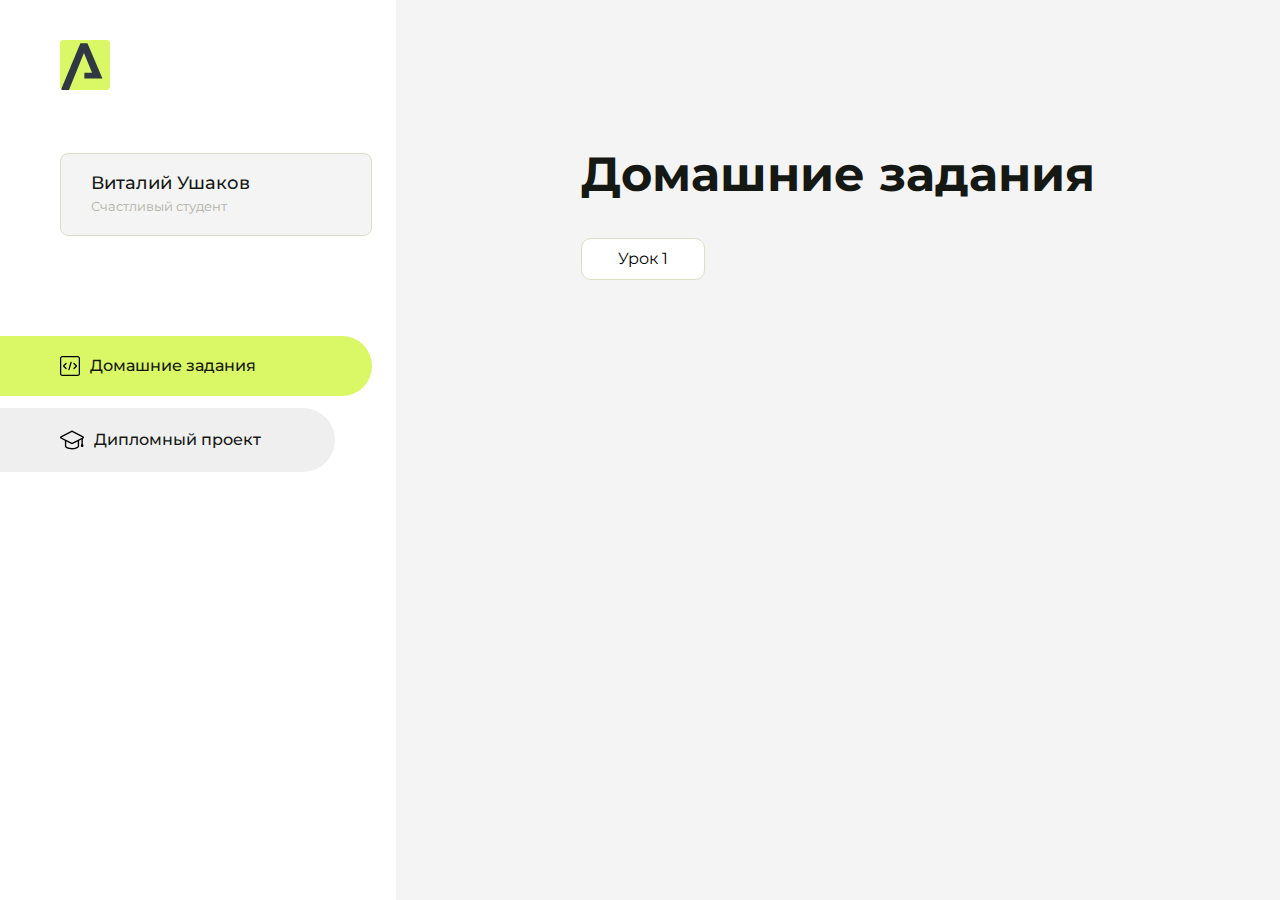
<file: index.html>
<!DOCTYPE html>
<html lang="en">
<head>
    <meta charset="UTF-8">
    <meta name="viewport" content="width=device-width, initial-scale=1.0">
    <title>Домашняя работа</title>
    <link rel="shortcut icon" href="src/logo.ico" type="image/x-icon">
    <link rel="preconnect" href="https://fonts.googleapis.com">
    <link rel="preconnect" href="https://fonts.gstatic.com" crossorigin>
    <link href="https://fonts.googleapis.com/css2?family=Montserrat:wght@400;500;700&family=Rubik:wght@500&display=swap"
          rel="stylesheet">
    <link rel="stylesheet" href="src/style.css">
</head>
<body id="body">
<div class="overlay" id="overlay"></div>
<div class="layout">
    <div class="burger" id="burger">
        <svg viewBox="0 0 24 24" fill="none" xmlns="http://www.w3.org/2000/svg">
            <g id="SVGRepo_bgCarrier" stroke-width="0"></g>
            <g id="SVGRepo_tracerCarrier" stroke-linecap="round" stroke-linejoin="round"></g>
            <g id="SVGRepo_iconCarrier">
                <path d="M4 18L20 18" stroke="#DAF765" stroke-width="2" stroke-linecap="round"></path>
                <path d="M4 12L20 12" stroke="#DAF765" stroke-width="2" stroke-linecap="round"></path>
                <path d="M4 6L20 6" stroke="#DAF765" stroke-width="2" stroke-linecap="round"></path>
            </g>
        </svg>
    </div>
    <aside class="sidebar" id="sidebar">
        <div class="sidebar__inner">
            <div class="logo">
                <svg width="50" height="50" viewBox="0 0 50 50" fill="none" xmlns="http://www.w3.org/2000/svg">
                    <g clip-path="url(#clip0_513_74730)">
                        <path d="M46.17 -0.257004H3.83C1.57281 -0.257004 -0.257 1.57281 -0.257 3.83V46.17C-0.257 48.4272 1.57281 50.257 3.83 50.257H46.17C48.4272 50.257 50.257 48.4272 50.257 46.17V3.83C50.257 1.57281 48.4272 -0.257004 46.17 -0.257004Z"
                              fill="#DAF765"/>
                        <path d="M24.375 38.4H42.461L27.441 3.1585H20.4355C20.4355 3.1585 6.7895 35.881 1.1945 49.294C2.015 50.0275 3.0945 50.257 3.6945 50.257H8.8445L23.954 13.07L32.0465 32.8285H24.375V38.4Z"
                              fill="#323843"/>
                    </g>
                    <defs>
                        <clipPath id="clip0_513_74730">
                            <rect width="50" height="50" fill="white"/>
                        </clipPath>
                    </defs>
                </svg>
            </div>
            <div class="sidebar__user">
                <div class="sidebar__name">Виталий Ушаков</div>
                <div class="sidebar__text">Счастливый студент</div>
            </div>
            <div class="sidebar__tabs">
                <div class="sidebar__item">
                    <button class="sidebar__button active" id="tasks">
                        <svg xmlns="http://www.w3.org/2000/svg" width="20" height="20" viewBox="0 0 20 20" fill="none">
                            <g clip-path="url(#clip0_704_74543)">
                                <path d="M17.7083 20H2.29167C1.0275 20 0 18.9725 0 17.7083V2.29167C0 1.0275 1.0275 0 2.29167 0H17.7083C18.9725 0 20 1.0275 20 2.29167V17.7083C20 18.9725 18.9725 20 17.7083 20ZM2.29167 1.25C1.7175 1.25 1.25 1.7175 1.25 2.29167V17.7083C1.25 18.2825 1.7175 18.75 2.29167 18.75H17.7083C18.2825 18.75 18.75 18.2825 18.75 17.7083V2.29167C18.75 1.7175 18.2825 1.25 17.7083 1.25H2.29167Z"
                                      fill="black"/>
                                <path d="M6.04167 13.125C5.88167 13.125 5.72167 13.0642 5.6 12.9417L3.1 10.4417C2.85583 10.1975 2.85583 9.80167 3.1 9.5575L5.6 7.0575C5.84417 6.81333 6.24 6.81333 6.48417 7.0575C6.72833 7.30167 6.72833 7.6975 6.48417 7.94167L4.42583 10L6.48417 12.0583C6.72833 12.3025 6.72833 12.6983 6.48417 12.9425C6.36167 13.0642 6.20167 13.125 6.04167 13.125Z"
                                      fill="black"/>
                                <path d="M8.95833 14.1667C8.9 14.1667 8.84 14.1583 8.78167 14.1417C8.45083 14.0442 8.26083 13.6967 8.35833 13.3658L10.4417 6.28251C10.5392 5.95084 10.8892 5.76417 11.2175 5.85917C11.5483 5.95667 11.7383 6.30417 11.6408 6.63501L9.5575 13.7183C9.47833 13.9908 9.22833 14.1667 8.95833 14.1667Z"
                                      fill="black"/>
                                <path d="M13.9583 13.125C13.7983 13.125 13.6383 13.0642 13.5167 12.9417C13.2725 12.6975 13.2725 12.3017 13.5167 12.0575L15.575 9.99916L13.5167 7.94083C13.2725 7.69666 13.2725 7.30083 13.5167 7.05666C13.7608 6.81249 14.1567 6.81249 14.4008 7.05666L16.9008 9.55666C17.145 9.80083 17.145 10.1967 16.9008 10.4408L14.4008 12.9408C14.2783 13.0642 14.1183 13.125 13.9583 13.125Z"
                                      fill="black"/>
                            </g>
                            <defs>
                                <clipPath id="clip0_704_74543">
                                    <rect width="20" height="20" fill="white"/>
                                </clipPath>
                            </defs>
                        </svg>
                        <span>Домашние задания</span></button>
                </div>
                <div class="sidebar__item">
                    <button class="sidebar__button" id="diplom">
                        <svg xmlns="http://www.w3.org/2000/svg" width="24" height="24" viewBox="0 0 24 24" fill="none">
                            <g clip-path="url(#clip0_704_74553)">
                                <path d="M23.2628 10.5971C23.7176 10.365 24 9.90375 24 9.39337C24 8.883 23.7176 8.42175 23.2628 8.18962L12.6135 2.75362C12.2291 2.55824 11.7705 2.55787 11.3854 2.75399L0.736875 8.19C0.282375 8.42175 0 8.883 0 9.39337C0 9.90375 0.282375 10.365 0.736875 10.5971L4.89038 12.7177V18.2074C4.89038 19.8154 8.412 21.393 12 21.393C15.5884 21.393 19.1096 19.815 19.1096 18.2074V12.7174L21.4609 11.517V15.8017L20.901 17.2305C20.7409 17.6389 20.7934 18.0994 21.0405 18.4616C21.2876 18.8246 21.6979 19.041 22.1366 19.041C22.5754 19.041 22.9852 18.8246 23.2324 18.462C23.4795 18.099 23.532 17.6385 23.3719 17.2301L22.8124 15.8021V10.827L23.2628 10.5971ZM17.7623 18.1721C17.6198 18.6375 15.3491 20.0419 12 20.0419C8.65088 20.0419 6.38025 18.6375 6.2415 18.2074V12.3037L6.23887 12.3019C6.23812 12.057 6.1065 11.8207 5.87325 11.7019L1.3515 9.39337L12 3.95737L22.6489 9.39337L12 14.8294L5.87325 11.7019C5.54063 11.5331 4.6695 11.6674 4.5 12C4.33012 12.3322 4.55813 12.5479 4.89038 12.7177L11.3857 16.0331C11.5781 16.1314 11.7889 16.1805 12 16.1805C12.2107 16.1805 12.4222 16.1314 12.6146 16.0331L17.7593 13.407L17.7623 18.1721Z"
                                      fill="black"/>
                            </g>
                            <defs>
                                <clipPath id="clip0_704_74553">
                                    <rect width="24" height="24" fill="white"/>
                                </clipPath>
                            </defs>
                        </svg>
                        <span>Дипломный проект</span></button>
                </div>
            </div>
        </div>

    </aside>
    <div class="content">
        <div class="container">
            <div class="content__block" id="tasksBlock">
                <div class="content__title">Домашние задания</div>
                <ul class="content__list">
                    <li class="content__list-item">
                        <a href="lesson1/index.html">Урок 1</a>
                    </li>
                </ul>
            </div>
            <div class="content__block hidden" id="diplomBlock">
                <div class="content__title">Дипломный проект</div>
                <div class="content__list-diplom">
                    <a href="ПАПКА-С-НОМЕРОМ-УРОКА">Ссылка на ДЗ</a>
                </div>
                <div class="content__decor">
                    <div class="content__decor-text">Давай проверим, чему ты научился!</div>
                    <div class="content__decor-img">
                        <img src="src/decor.png" alt="decor">
                    </div>
                </div>
            </div>
        </div>
    </div>
</div>
<script src="src/index.js"></script>
</body>
</html>
</file>
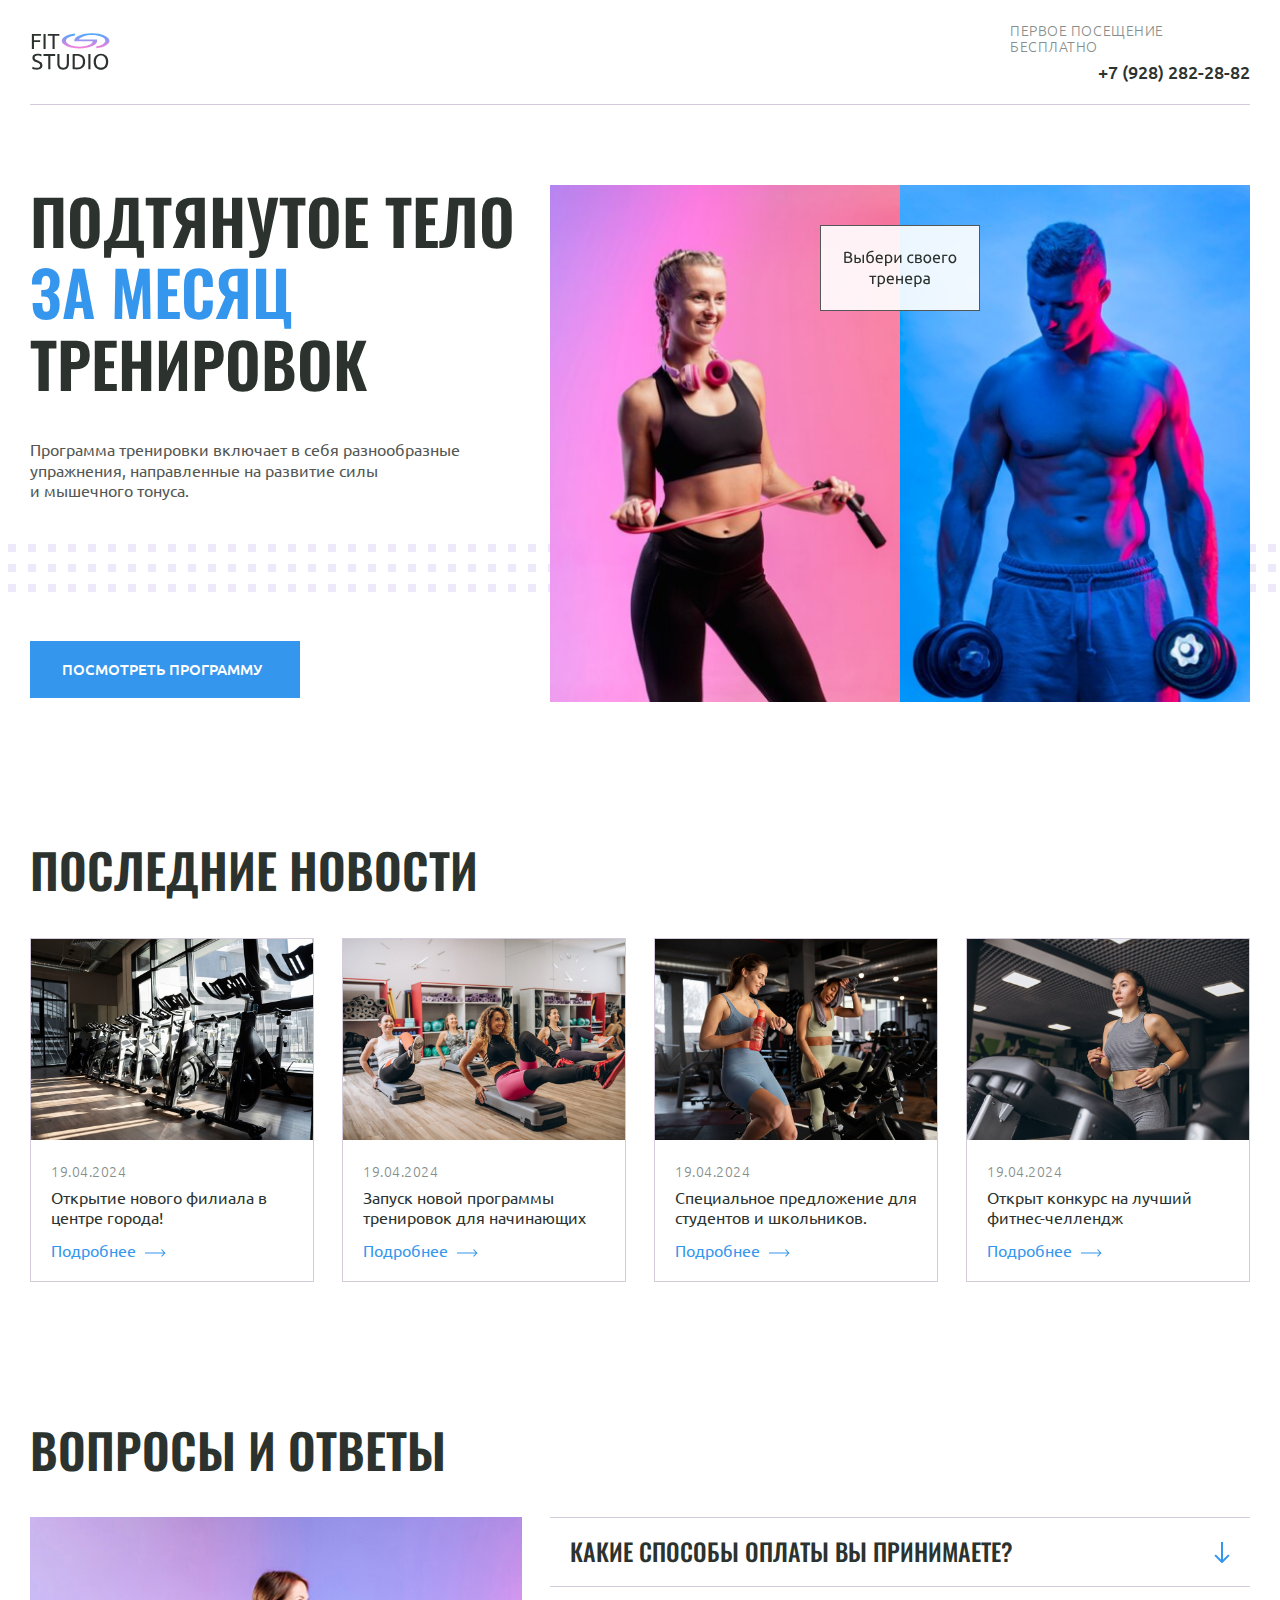
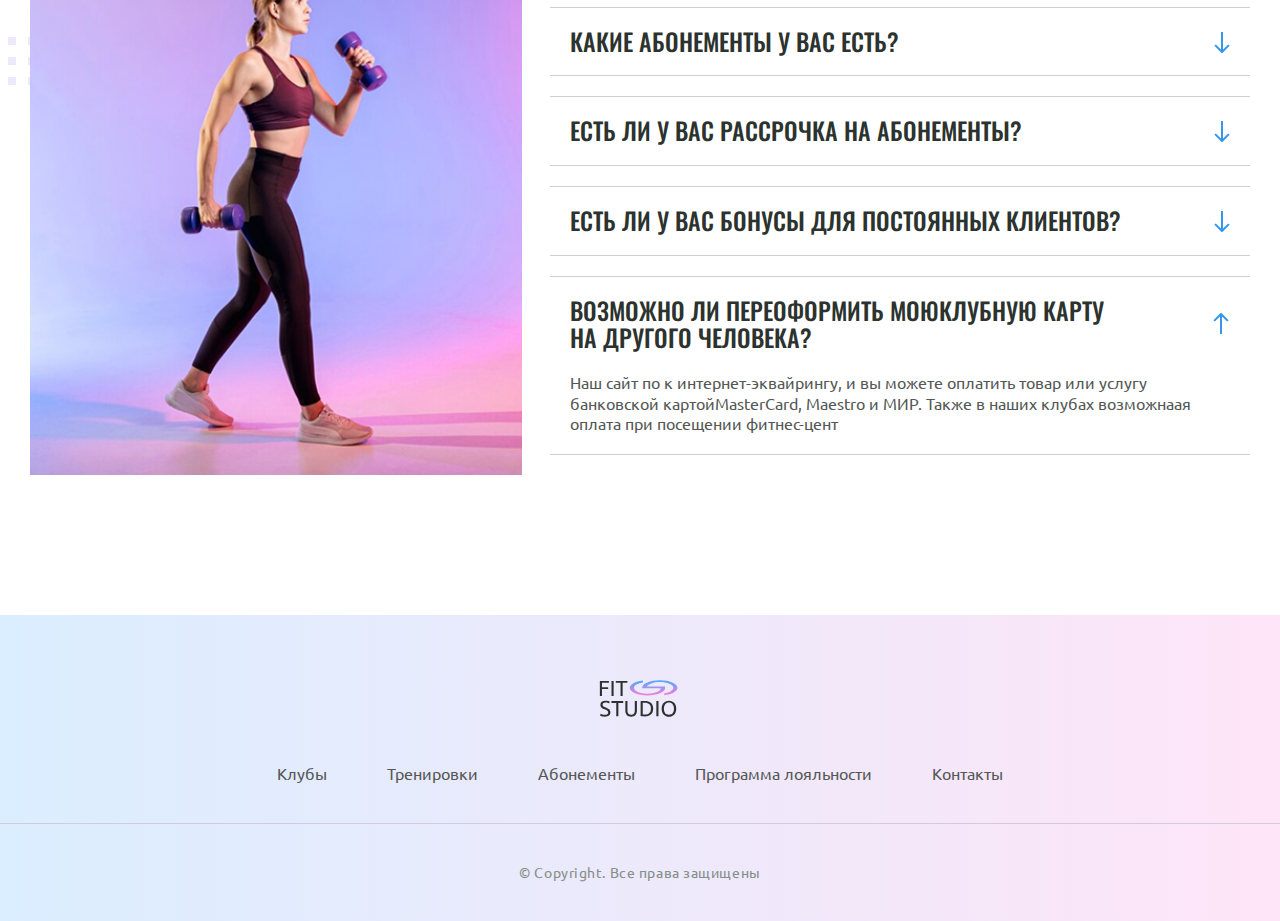
<file: st/index.html>
<!doctype html>
<html lang="en">
  <head>
    <meta charset="UTF-8" />
    <meta name="viewport" content="width=device-width, initial-scale=1.0" />
    <link rel="stylesheet" href="./css/normalize.css" />
    <link rel="stylesheet" href="./css/fonts.css" />
    <link rel="stylesheet" href="./css/globlas.css" />
    <link rel="stylesheet" href="./css/header.css" />
    <link rel="stylesheet" href="./css/footer.css" />
    <link rel="stylesheet" href="./css/index.css" />
    <link
      rel="icon"
      type="image/svg+xml"
      sizes="128x128"
      href="./content/favicon-icon.svg"
    />
    <title>Главная</title>
  </head>
  <body>
    <!-- -----------------header----------------- -->
    <header class="header">
      <div class="container-header">
        <div class="logo-header">
          <img src="./content/logo.svg" alt="Логотип" />
        </div>
        <div class="contacts">
          <p class="p-header">Первое посещение бесплатно</p>
          <a href="tel" class="tel-header">+7 (928) 282-28-82</a>
        </div>
      </div>
    </header>
    <!-- ------------------------section 1--------------------- -->
    <section class="hero section">
      <div class="hero-container">
        <div class="left-section">
          <h1 class="section-title">
            Подтянутое тело<span style="color: rgba(53, 150, 237, 1)"> за месяц</span>
            тренировок
          </h1>
          <p class="section-text">
            Программа тренировки включает в себя разнообразные упражнения,
            направленные на развитие силы и&nbsp;мышечного&nbsp;тонуса.
          </p>
          <a href="#" class="button">Посмотреть программу</a>
        </div>
        <div class="right-section">
          <img src="./content/img/girl.png" alt="" />
          <img src="./content/img/man.png" alt="" />
        </div>
      </div>
    </section>
    <!-- ---------------------section 2--------------------- -->
    <!-- --------------------Карточка 1---------------- -->
    <section class="news-section">
      <div class="new-section-container">
        <h2 class="section-title-h2 mg">Последние новости</h2>
        <div class="news-container">
          <article class="card">
            <header class="header-card">
              <img
                src="./content/img/card-1.jpg"
                alt="Велодорожки в спортивном зале"
                width="284"
                height="203"
                class="img-news"
              />
            </header>
            <div class="news-info">
              <time datetime="2024.04.19" class="time">19.04.2024</time>
              <h3 class="news-info-title">
                Открытие нового филиала в центре города!
              </h3>
            </div>
            <footer class="footer-card">
              <a href="article.html" class="link-footer-card">Подробнее</a>
            </footer>
          </article>
          <!-- --------------------------Карточка 2--------------------------- -->
          <article class="card">
            <header class="header-card">
              <img
                src="./content/img/card-2.jpg"
                alt="Велодорожки в спортивном зале"
                width="284"
                height="203"
                class="img-news"
              />
            </header>
            <div class="news-info">
              <time datetime="2024.04.19" class="time">19.04.2024</time>
              <h3 class="news-info-title">
                Запуск новой программы тренировок для начинающих
              </h3>
            </div>
            <footer class="footer-card">
              <a href="article.html" class="link-footer-card">Подробнее</a>
            </footer>
          </article>
          <!-- --------------------------Карточка 3--------------------------- -->
          <article class="card">
            <header class="header-card">
              <img
                src="./content/img/card-3.jpg"
                alt="Велодорожки в спортивном зале"
                width="284"
                height="203"
                class="img-news"
              />
            </header>
            <div class="news-info">
              <time datetime="2024.04.19" class="time">19.04.2024</time>
              <h3 class="news-info-title">
                Специальное предложение для студентов и школьников.
              </h3>
            </div>
            <footer class="footer-card">
              <a href="article.html" class="link-footer-card">Подробнее</a>
            </footer>
          </article>
          <!-- --------------------------Карточка 4--------------------------- -->
          <article class="card">
            <header class="header-card">
              <img
                src="./content/img/card-4.jpg"
                alt="Велодорожки в спортивном зале"
                width="284"
                height="203"
                class="img-news"
              />
            </header>
            <div class="news-info">
              <time datetime="2024.04.19" class="time">19.04.2024</time>
              <h3 class="news-info-title">
                Открыт конкурс на лучший фитнес-челлендж
              </h3>
            </div>
            <footer class="footer-card">
              <a href="article.html" class="link-footer-card">Подробнее</a>
            </footer>
          </article>
        </div>
      </div>
    </section>
    <!-- --------------------------section 3--------------------------- -->
    <section class="section-faq">
      <div class="container-section-faq">
        <h2 class="section-title-h2 mg">Вопросы и ответы</h2>
        <div class="container-faq">
          <img
            src="./content/картинка.jpg"
            alt=""
            width="492"
            height="531"
          />
          <div class="faq">
            <details name="fag">
              <summary class="summary-title">
                Какие способы оплаты вы принимаете?
              </summary>
              <p class="section-text">
                Наш сайт по к интернет-эквайрингу, и вы можете оплатить товар
                или услугу банковской картойMasterCard, Maestro и МИР. Также в
                наших клубах возможнаая оплата при посещении фитнес-цент
              </p>
            </details>
            <details name="fag">
              <summary class="summary-title">
                Какие абонементы у вас есть?
              </summary>
              <p class="section-text">
                Наш сайт по к интернет-эквайрингу, и вы можете оплатить товар
                или услугу банковской картойMasterCard, Maestro и МИР. Также в
                наших клубах возможнаая оплата при посещении фитнес-цент
              </p>
            </details>
            <details name="fag">
              <summary class="summary-title">
                Есть ли у вас рассрочка на абонементы?
              </summary>
              <p class="section-text">
                Наш сайт по к интернет-эквайрингу, и вы можете оплатить товар
                или услугу банковской картойMasterCard, Maestro и МИР. Также в
                наших клубах возможнаая оплата при посещении фитнес-цент
              </p>
            </details>
            <details name="fag">
              <summary class="summary-title">
                Есть ли у вас бонусы для постоянных клиентов?
              </summary>
              <p class="section-text">
                Наш сайт по к интернет-эквайрингу, и вы можете оплатить товар
                или услугу банковской картойMasterCard, Maestro и МИР. Также в
                наших клубах возможнаая оплата при посещении фитнес-цент
              </p>
            </details>
            <details name="fag" open>
              <summary class="summary-title">
                Возможно ли переоформить моюклубную карту на&nbsp;другого&nbsp;человека?
              </summary>
              <p class="section-text">
                Наш сайт по к интернет-эквайрингу, и вы можете оплатить товар
                или услугу банковской картойMasterCard, Maestro и МИР. Также в
                наших клубах возможнаая оплата при посещении фитнес-цент
              </p>
            </details>
          </div>
        </div>
      </div>
    </section>
    <!-- --------------------------footer--------------------------- -->
    <footer class="footer">
      <div class="footer-top">
        <div class="container">
          <a class="footer-logo" href="/">
            <img
              src="./content/logo.svg"
              width="84"
              height="45"
              alt="Логотип Fit Studio"
            />
          </a>
          <nav class="menu">
            <ul>
              <li><a href="#">Клубы</a></li>
              <li><a href="#">Тренировки</a></li>
              <li><a href="#">Абонементы</a></li>
              <li><a href="#">Программа лояльности</a></li>
              <li><a href="#">Контакты</a></li>
            </ul>
          </nav>
        </div>
      </div>
      <div class="container">
        <p class="copyright">&copy; Copyright. Все права защищены</p>
      </div>
    </footer>
  </body>
</html>
</file>
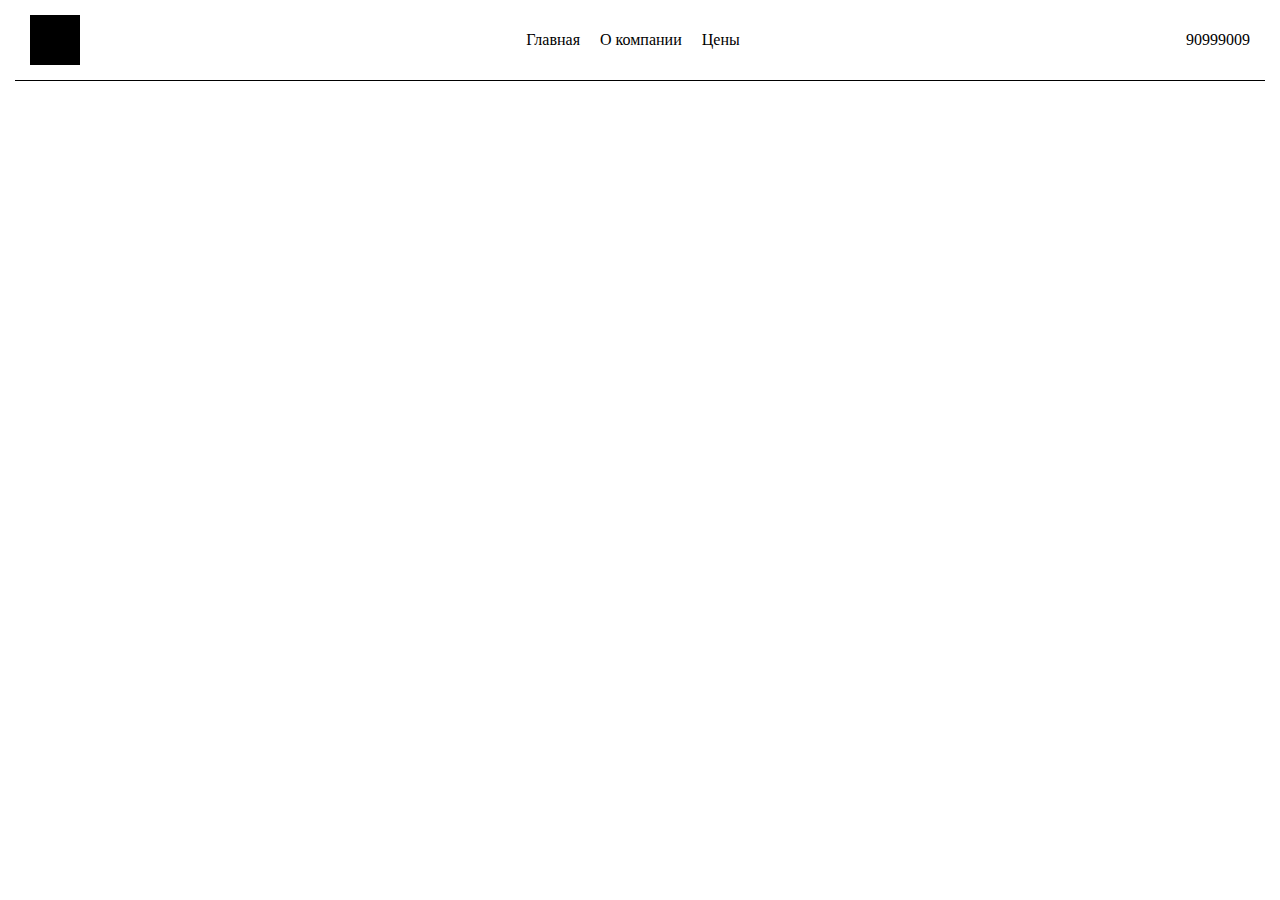
<file: flexbox/header.html>
<!DOCTYPE html>
<html lang="en">
  <head>
    <meta charset="UTF-8" />
    <meta name="viewport" content="width=device-width, initial-scale=1.0" />
    <link rel="stylesheet" href="./header.css" />
    <title>Header</title>
  </head>
  <body>
    <header>
      <div class="container">
        <div class="header-logo"></div>
        <div class="header-nav">
          <li><a href="#">Главная</a></li>
          <li><a href="#">О компании</a></li>
          <li><a href="#">Цены</a></li>
        </div>
        <div class="header contact">90999009</div>
      </div>
    </header>
  </body>
</html>
</file>
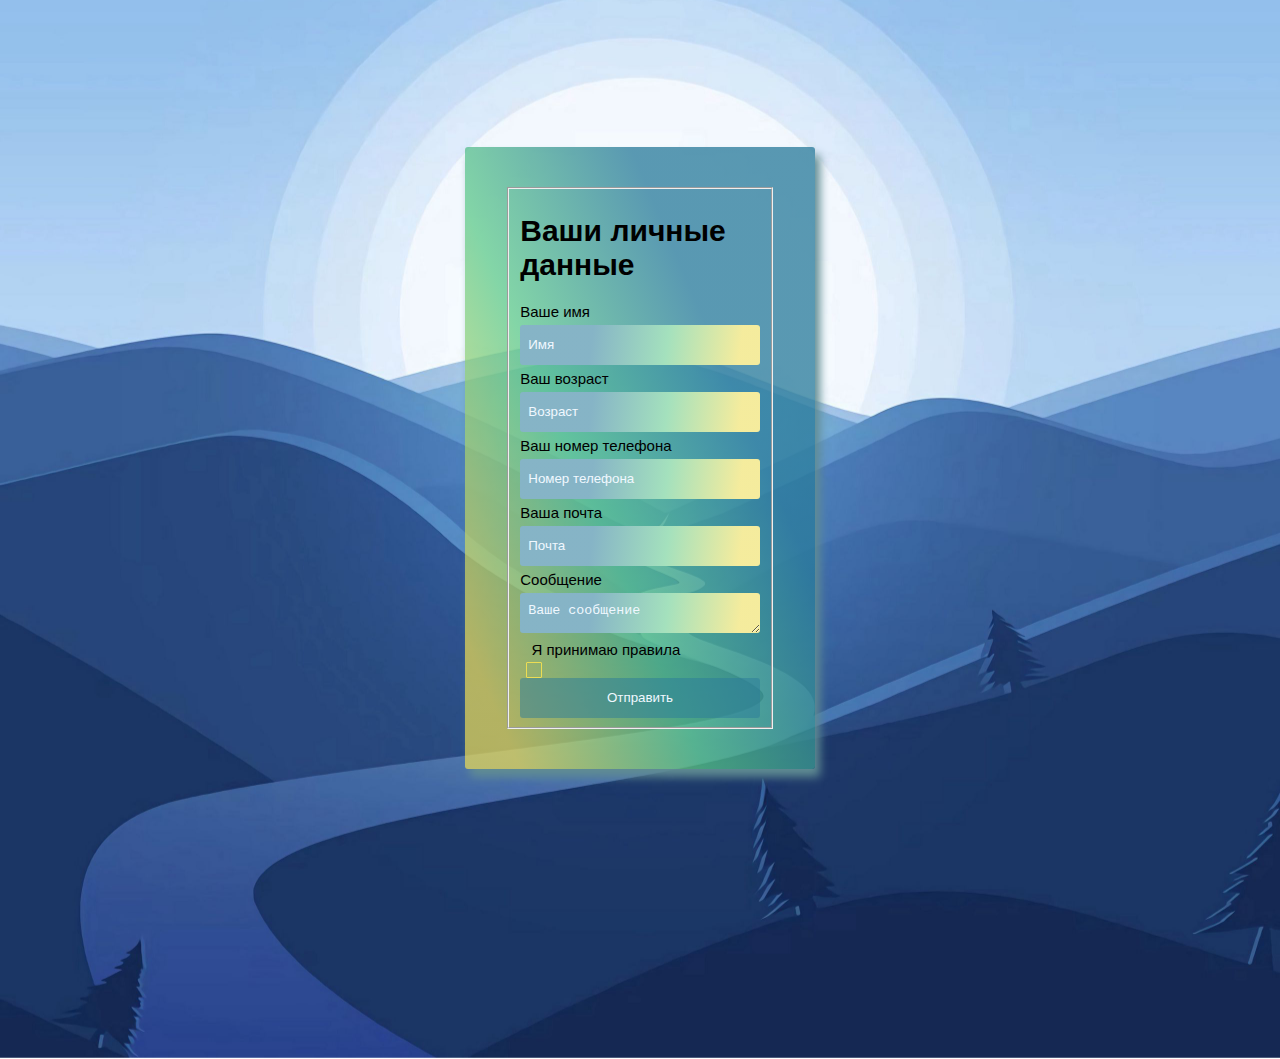
<file: form/form.html>
<!DOCTYPE html>
<html lang="ru">
  <head>
    <meta charset="UTF-8" />
    <meta name="viewport" content="width=device-width, initial-scale=1.0" />
    <link rel="stylesheet" href="./form.css" />
    <title>Document</title>
  </head>
  <body>
    <form>
      <fieldset>
        <h1>Ваши личные данные</h1>
        <label
          >Ваше имя
          <input
            type="text"
            required
            placeholder="Имя"
            name="name"
            value=""
            class="inForm"
        /></label>
        <label
          >Ваш возраст
          <input
            type="number"
            placeholder="Возраст"
            required
            name="age"
            value=""
            class="inForm"
        /></label>
        <label
          >Ваш номер телефона
          <input
            type="tel"
            placeholder="Номер телефона"
            required
            name="tel"
            value=""
            class="inForm"
        /></label>
        <label
          >Ваша почта
          <input
            type="email"
            placeholder="Почта"
            required
            name="email"
            value=""
            class="inForm"
        /></label>
        <label
          >Сообщение
          <textarea
            name="massange"
            id="massange"
            required
            placeholder="Ваше сообщение"
            class="inForm"
          ></textarea>
        </label>
        <label>
          <input
            type="checkbox"
            required
            name="true"
            value="true"
            class="flag"
          />
          Я принимаю правила</label
        >
        <button type="submit">Отправить</button>
      </fieldset>
    </form>
  </body>
</html>
</file>
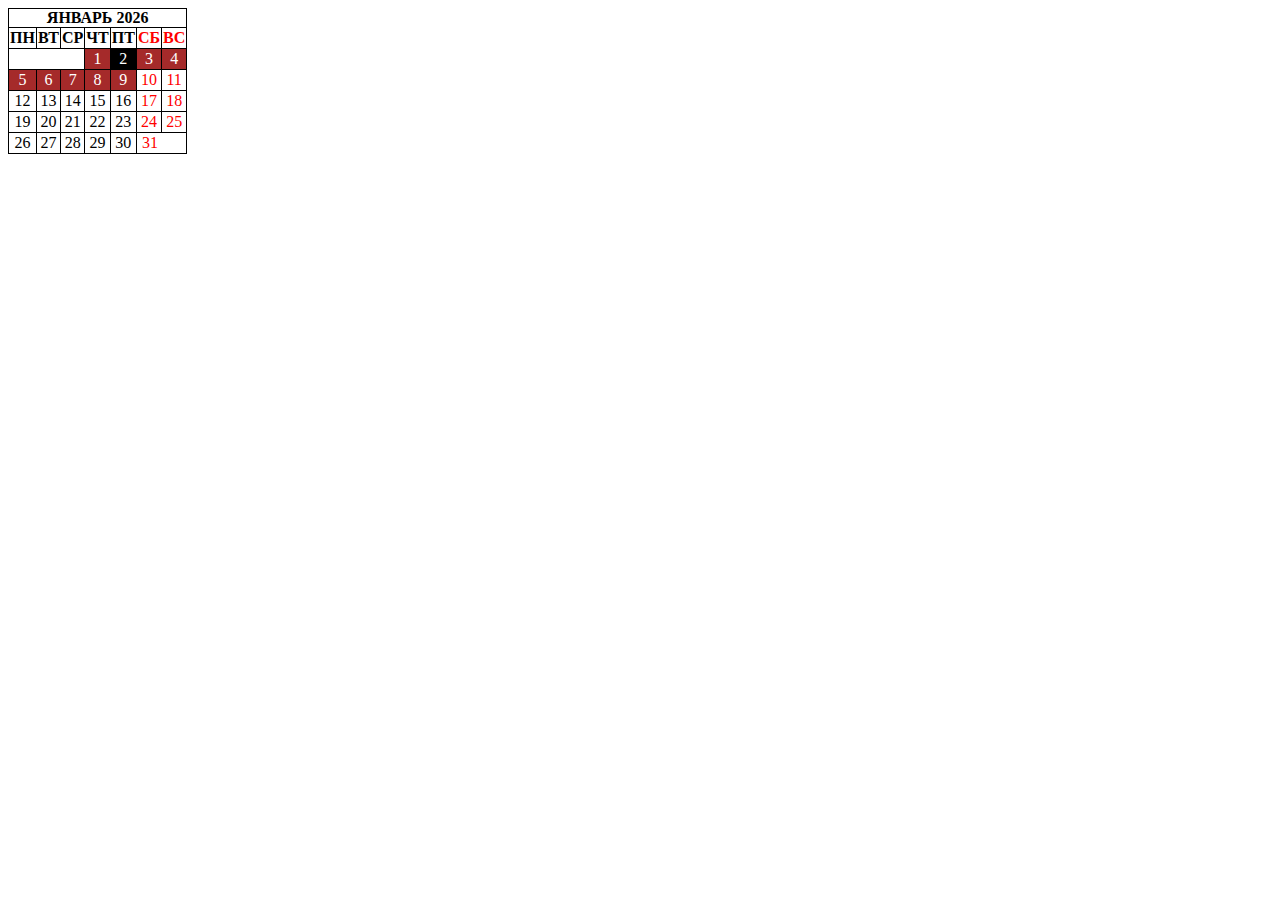
<file: table/table.html>
<!DOCTYPE html>
<html lang="en">
  <head>
    <meta charset="UTF-8" />
    <meta name="viewport" content="width=device-width, initial-scale=1.0" />
    <title>TABLEEPTA</title>
    <link rel="stylesheet" href="./таблицы.css">
  </head>
  <body>
    <table>
      <caption>
        ЯНВАРЬ 2026
      </caption>
      <tr>
        <th>ПН</th>
        <th>ВТ</th>
        <th>СР</th>
        <th>ЧТ</th>
        <th>ПТ</th>
        <th class="output">СБ</th>
        <th class="output">ВС</th>
      </tr>
      <tr>
        <td colspan="3"></td>
        <td class="holiday">1</td>
        <td class="holiday" id="today">2</td>
        <td class="output holiday">3</td>
        <td class="output holiday">4</td>
      </tr>
      <tr>
        <td class="holiday">5</td>
        <td class="holiday">6</td>
        <td class="holiday">7</td>
        <td class="holiday">8</td>
        <td class="holiday">9</td>
        <td class="output">10</td>
        <td class="output">11</td>
      </tr>
      <tr>
        <td>12</td>
        <td>13</td>
        <td>14</td>
        <td>15</td>
        <td>16</td>
        <td class="output">17</td>
        <td class="output">18</td>
      </tr>
      <tr>
        <td>19</td>
        <td>20</td>
        <td>21</td>
        <td>22</td>
        <td>23</td>
        <td class="output">24</td>
        <td class="output">25</td>
      </tr>
      <tr>
        <td>26</td>
        <td>27</td>
        <td>28</td>
        <td>29</td>
        <td>30</td>
        <td colspan="2" class="output end">31</td>
      </tr>
    </table>
    </table>
  </body>
</html>
</file>
<file: src/style.css>
*{padding: 0;margin: 0;border: 0;}
*,*:before,*:after{-webkit-box-sizing: border-box;box-sizing: border-box;}
:focus,:active{outline: none;}
a:focus,a:active{outline: none;}
nav,footer,header,aside{display: block;}
html,body{
    height:100%;width:100%;
    font-size:100%;line-height:1;-ms-text-size-adjust:100%;-moz-text-size-adjust:100%;-webkit-text-size-adjust:100%;}
input,button,textarea{font-family:inherit;}
input::-ms-clear{display: none;}
button{cursor: pointer;}
button::-moz-focus-inner{padding:0;border:0;}
a,a:visited{text-decoration: none;}
a:hover{text-decoration: none;}
ul li{list-style: none;}
img{vertical-align: top;}
h1,h2,h3,h4,h5,h6{font-size:inherit;font-weight: inherit;}
a{color:inherit;}



body {
    font-family: "Montserrat",SansSerif;
    color: black;
}

body.overflow {
    overflow: hidden;
}



.layout {
    display: -webkit-box;
    display: -ms-flexbox;
    display: flex;
    min-height: 100vh;
}

.sidebar {
    padding: 40px 24px 40px 0;
    -ms-flex-negative: 0;
    flex-shrink: 0;
    background-color: white;
}



.content {
    -webkit-box-flex: 1;
    -ms-flex-positive: 1;
    flex-grow: 1;
    background-color: #F4F4F4;
}

.container {
    display: -webkit-box;
    display: -ms-flexbox;
    display: flex;
    -webkit-box-orient: vertical;
    -webkit-box-direction: normal;
    -ms-flex-direction: column;
    flex-direction: column;
    -webkit-box-pack: center;
    -ms-flex-pack: center;
    justify-content: center;
    -webkit-box-align: center;
    -ms-flex-align: center;
    align-items: center;
    padding: 150px 60px 80px 60px;
}


.logo {
    margin-left: 60px;
    margin-bottom: 60px;
}

.sidebar__user {
    background-color: #F4F4F4;
    padding: 20px 30px;
    margin-left: 60px;
    margin-bottom: 100px;
    border-radius: 8px;
    border: 1px solid #DADEC9;
}

.sidebar__name {
    color:#161814;
    font-size: 18px;
    font-weight: 500;
    margin-bottom: 6px;
}

.sidebar__text {
    color: #AFB1A7;
    font-size: 13px;
    font-weight: 400;
    line-height: 130%; /* 16.9px */
}

.sidebar__item {
    width: 372px;
}

.sidebar__button {
    display: -webkit-box;
    display: -ms-flexbox;
    display: flex;
    -webkit-box-align: center;
    -ms-flex-align: center;
    align-items: center;
    gap: 10px;
    padding: 20px 60px;
    margin-bottom: 12px;
    border-radius: 0px 100px 100px 0px;
    -webkit-transition: all .5s;
    -o-transition: all .5s;
    transition: all .5s;
    cursor: pointer;
    width: 90%;
    color:#161814;
    font-size: 16px;
    font-weight: 500;
}

.sidebar__button.active , .sidebar__button:hover {
    width: 100%;
    background-color: #DAF765;
}


.content__title {
    color: #161814;
    font-size: 48px;
    font-weight: 700;
    margin-bottom: 40px;
}

.content__list {
    display: -webkit-box;
    display: -ms-flexbox;
    display: flex;
    -webkit-box-align: center;
    -ms-flex-align: center;
    align-items: center;
    -ms-flex-wrap: wrap;
    flex-wrap: wrap;
    gap: 20px;
}



.content__list-item  {
    cursor: pointer;
    padding: 12px 18px;
    background-color: #fff;
    border-radius: 10px;
    border: 1px solid #DADEC9;
    -webkit-transition: all .3s;
    -o-transition: all .3s;
    transition: all .3s;
}

.content__list-item:hover,.content__list-diplom:hover {
    background-color: #AFB1A7;
}

li a {
    padding: 12px 18px;

}


.content__list-diplom {
    -webkit-transition: all .3s;
    -o-transition: all .3s;
    transition: all .3s;
    display: inline-block;
    padding: 12px 18px;
    background-color: #fff;
    border-radius: 10px;
    border: 1px solid #DADEC9;
}

.content__decor {
    display: -webkit-box;
    display: -ms-flexbox;
    display: flex;
    -webkit-box-align: center;
    -ms-flex-align: center;
    align-items: center;
}

.content__decor-text {
    color:#BEDD44;
    font-size: 36px;
    font-weight: 700;
    line-height: 110%; /* 39.6px */
}

.content__block {
    max-width: 1200px;
}

.content__block.hidden {
    display: none;
}

.content__decor-img img{
    width: 100%;
}

.burger {
    display: none;
    padding: 5px;
    position: fixed;
    top: 3%;
    right: 7%;
    width: 40px;
    height: 40px;
    background-color: #161814;
    border-radius: 50%;
    z-index: 10;
    border: 1px solid #DAF765;
}

@media (max-width: 768px) {
    .burger {
        display: block;
    }

    .sidebar {
        -webkit-transition: all .3s;
        -o-transition: all .3s;
        transition: all .3s;
        -webkit-transform: translateX(-100%);
        -ms-transform: translateX(-100%);
        transform: translateX(-100%);
        position: fixed;
        top: 0;
        left: 0;
        bottom: 0;
        z-index: 5;
    }

    .sidebar.show {
        -webkit-transform: translateX(0%);
        -ms-transform: translateX(0%);
        transform: translateX(0%);
    }

    .overlay {
        opacity: 0;
        pointer-events: none;
        -webkit-transition: all .3s;
        -o-transition: all .3s;
        transition: all .3s;
        position: absolute;
        top: 0;
        right: 0;
        left: 0;
        bottom: 0;
        z-index: 3;
        background-color: #000000e0;
    }

    .overlay.show {
        opacity: 1;
        pointer-events: all;
    }

    .container {
        padding: 40px 20px;
        min-height: 100%;
    }

    .content__decor {
        margin-top: 20px;
        -webkit-box-orient: vertical;
        -webkit-box-direction: normal;
        -ms-flex-direction: column;
        flex-direction: column;
    }
}

@media (max-width: 400px) {
    .sidebar__user {
        margin-left: 0;
    }
}
</file>
<file: st/css/fonts.css>
@font-face {
    font-family: "Ubuntu";
    src: local("Ubuntu"), local("Ubuntu-Regular"), url("../font/Ubuntu-Regular.ttf") format('truetype');
    font-weight: 400;
    font-style: normal;
    font-display: swap;
}
@font-face {
    font-family: "Ubuntu";
    src: local("Ubuntu"), local("Ubuntu-Light"), url("../font/Ubuntu-Light.ttf") format('truetype');
    font-weight: 300;
    font-style: normal;
    font-display: swap;
}
@font-face {
    font-family: "Ubuntu";
    src: local("Ubuntu"), local("Ubuntu-Medium"), url("../font/Ubuntu-Medium.ttf") format('truetype');
    font-weight: 500;
    font-style: normal;
    font-display: swap;
}
@font-face {
    font-family: "Oswald";
    src: local("Oswald"), local("Oswald-SemiBold"), url("../font/Oswald-SemiBold.ttf") format('truetype');
    font-weight: 600;
    font-style: normal;
    font-display: swap;
}
@font-face {
    font-family: "Oswald";
    src: local("Oswald"), local("Oswald-Medium"), url("../font/Oswald-Medium.ttf") format('truetype');
    font-weight: 500;
    font-style: normal;
    font-display: swap;
}
</file>
<file: st/css/globlas.css>
html {
  font-family: Ubuntu, sans-serif;
  font-weight: 400;
}
*,
*::before,
*::after {
  -webkit-box-sizing: border-box;
          box-sizing: border-box;
}
a {
  text-decoration: none;
}
body{
  min-width: 375px;
}
h1,
h2,
h3,
p {
  margin: 0;
}
a:focus-visible{
  outline: 1px solid rgb(0, 0, 0);;
}
a:hover{
  color: rgb(190, 38, 193);
}

img{
  max-width: 100%;
  height: auto;
  -o-object-fit: cover;
     object-fit: cover;
}
video{
  max-width: 100%;
  height: auto;
  -o-object-fit: cover;
     object-fit: cover;
}
img[src$=".svg"] {
  width: auto !important;
  height: auto !important;
  max-width: 100%; 
}
</file>
<file: st/css/header.css>
.header {
  max-width: 1250px;
  margin: 0 auto;
  padding: 0 15px;
}
.container-header {
  width: 100%;
  min-height: 105px;
  border-bottom: 1px solid rgba(211, 203, 217, 1);
  display: flex;
  justify-content: space-between;
  flex-wrap: wrap;
  align-items: center;
  margin-bottom: 80px;
}
/* .logo-header {
  width: 84px;
  height: 48px;
} */
.contacts {
  width: 240px;
  height: 45px;
  display: flex;
  flex-direction: column;
  align-items: end;
  justify-content: center;
}
.p-header {
  font-family: Ubuntu, sans-serif;
  color: rgba(133, 142, 138, 1);
  font-weight: 300;
  font-size: 14px;
  letter-spacing: 0.04em;
  text-transform: uppercase;
  margin-bottom: 8px;
}
.tel-header {
  font-family: Ubuntu, sans-serif;
  font-weight: 500;
  font-size: 18px;
  color: rgba(44, 51, 47, 1);
}
@media (width <= 992px) {
  .container-header {
    margin-bottom: 50px;
    min-height: 90px;
  }
  .header {
    max-width: 768px;
  }
  .p-header {
    font-size: 12px;
  }
  .tel-header {
    font-size: 14px;
  }
}
@media (width <= 768px) {
  .header {
    max-width: 576px;
  }
}
</file>
<file: st/css/footer.css>
.footer {
  padding: 60px 0 40px;
  margin-top: auto;
  background-image: linear-gradient(
    90deg,
    rgba(73, 169, 255, 0.2) 0%,
    rgba(252, 124, 217, 0.2) 100%
  );
  text-align: center;
}

.footer-top {
  padding-bottom: 40px;
  margin-bottom: 40px;
  border-bottom: 1px solid #d3cbd9;
}

.footer-logo {
  display: inline-block;
  margin-bottom: 40px;
}

.menu ul {
  display: flex;
  justify-content: center;
  align-items: center;
  gap: 60px;
  list-style: none;
  margin: 0;
  padding: 0;
}

.menu a {
  font-weight: 400;
  font-size: 16px;
  line-height: 130%;
  color: #535755;
  transition: color 0.2s;
}

.menu a:hover {
  color: #3596ed;
}

.copyright {
  font-weight: 400;
  font-size: 14px;
  letter-spacing: 0.04em;
  color: #858e8a;
}


/* 1200px
992px
768px
576px
375px */

@media (width <= 768px){
  .menu ul{
    flex-direction: column;
    gap: 25px;
  }
}
@media (width <= 576px){
  .footer{
padding: 40px 0 40px;
  }
}
</file>
<file: st/css/index.css>
.section {
  /* display: flex;
  justify-content: center; */
  max-width: 1250px;
  margin: 0 auto;
  padding: 0 15px;
  margin-bottom: 140px;
}
.hero-container {
  min-height: 513px;
  display: -webkit-box;
  display: -ms-flexbox;
  display: flex;
  -webkit-box-pack: justify;
      -ms-flex-pack: justify;
          justify-content: space-between;
  /* align-items: center; */
  position: relative;
  width: 100%;
}

.left-section {
  max-width: 492px;
  width: 100%;
  min-height: 316px;
  display: -webkit-box;
  display: -ms-flexbox;
  display: flex;
  -webkit-box-pack: start;
      -ms-flex-pack: start;
          justify-content: start;
  -webkit-box-orient: vertical;
  -webkit-box-direction: normal;
      -ms-flex-direction: column;
          flex-direction: column;
  gap: 40px;
}

.section-title {
  font-family: Oswald, sans-serif;
  font-weight: 600;
  font-size: 62px;
  line-height: 115%;
  text-transform: uppercase;
  color: rgba(44, 51, 47, 1);
}
.section-title-h2 {
  font-family: Oswald, sans-serif;
  font-weight: 600;
  font-size: 48px;
  line-height: 115%;
  text-transform: uppercase;
  color: rgba(44, 51, 47, 1);
}
.section-text {
  font-family: Ubuntu, sans-serif;
  font-weight: 400;
  font-size: 16px;
  line-height: 130%;
  color: rgba(83, 87, 85, 1);
}

.button {
  width: 270px;
  height: 57px;
  margin-top: 100px;
  padding: 19px 32px;
  font-family: Ubuntu, sans-serif;
  font-weight: 500;
  font-size: 15px;
  line-height: 130%;
  text-transform: uppercase;
  color: #fff;
  background-color: rgba(53, 150, 237, 1);
}
.button:hover {
  color: #fff;
  background-color: rgb(47, 136, 213);
}
.right-section {
  display: -webkit-box;
  display: -ms-flexbox;
  display: flex;
  position: relative;
}
.right-section::before {
  content: url(../content/img/выбор.svg);
  position: absolute;
  left: 50%;
  -webkit-transform: translateX(-50%);
      -ms-transform: translateX(-50%);
          transform: translateX(-50%);
  top: 40px;
}
/* .hero {
  position: relative;
} */
.hero-container::before {
  content: "";
  background: url(../content/декор-lkbyysq.svg);
  position: absolute;
  z-index: -1;
  top: 359px;
  left: 50%;
  -webkit-transform: translateX(-50%);
      -ms-transform: translateX(-50%);
          transform: translateX(-50%);
  width: 100vw;
  height: 48px;
}
/* -------------------------------Новости------------------------ */
.news-section {
  max-width: 1250px;
  margin: 0 auto;
  padding: 0 15px;
  margin-bottom: 140px;
}
.news-container {
  display: -webkit-box;
  display: -ms-flexbox;
  display: flex;
  -webkit-box-orient: horizontal;
  -webkit-box-direction: normal;
      -ms-flex-direction: row;
          flex-direction: row;
  -ms-flex-wrap: wrap;
      flex-wrap: wrap;
  gap: 28px;
  width: 100%;
}

.card {
  width: calc((100% - 84px) / 4);
  min-height: 342px;
  border: 1px solid rgba(211, 203, 217, 1);
  display: -webkit-box;
  display: -ms-flexbox;
  display: flex;
  -webkit-box-orient: vertical;
  -webkit-box-direction: normal;
      -ms-flex-direction: column;
          flex-direction: column;
}
.header-card {
  overflow: hidden;
  width: 100%;
}
.img-news {
  width: 100%;
}
.news-info {
  padding: 20px 20px 0;
  margin-bottom: 12px;
  width: 100%; /* изменяем на 100% */
  -webkit-box-sizing: border-box;
          box-sizing: border-box; /* чтобы padding не увеличивал ширину */
  -webkit-box-flex: 1;
      -ms-flex-positive: 1;
          flex-grow: 1; /* важное свойство - растягивается */
}
.time {
  font-family: Ubuntu, sans-serif;
  font-weight: 300;
  font-size: 14px;
  letter-spacing: 0.04em;
  text-transform: uppercase;
  color: rgba(133, 142, 138, 1);
  display: block;
  margin-bottom: 8px;
}
.news-info-title {
  font-family: Ubuntu, sans-serif;
  font-weight: 400;
  font-size: 16px;
  line-height: 130%;
  color: rgba(44, 51, 47, 1);
}
.footer-card {
  padding: 0 20px 20px 20px;
  margin-top: auto; /* прижимает футер вниз */
}
.link-footer-card {
  display: inline-block;
  font-family: Ubuntu, sans-serif;
  font-weight: 400;
  font-size: 16px;
  line-height: 130%;
  color: rgba(53, 150, 237, 1);
}
.link-footer-card::after {
  content: "";
  display: inline-block;
  margin-left: 8px;
  width: 22px;
  height: 9px;
  background-image: url(../content/стрелка.svg);
  -webkit-transition: -webkit-transform 0.2s;
  transition: -webkit-transform 0.2s;
  -o-transition: transform 0.2s;
  transition: transform 0.2s;
  transition: transform 0.2s, -webkit-transform 0.2s;
}
.link-footer-card:hover::after {
  -webkit-transform: translateX(5px);
      -ms-transform: translateX(5px);
          transform: translateX(5px);
}
/* ----------------------------FAQ---------------- */
.section-faq {
  position: relative;
  margin-bottom: 140px;
}
.container-section-faq {
  max-width: 1250px;
  margin: 0 auto;
  padding: 0 15px;
}
.container-faq {
  display: -webkit-box;
  display: -ms-flexbox;
  display: flex;
  -webkit-box-orient: horizontal;
  -webkit-box-direction: normal;
      -ms-flex-direction: row;
          flex-direction: row;
  gap: 28px;
}
summary {
  list-style: none;
  display: -webkit-box;
  display: -ms-flexbox;
  display: flex;
  -webkit-box-align: center;
      -ms-flex-align: center;
          align-items: center;
  -webkit-box-pack: justify;
      -ms-flex-pack: justify;
          justify-content: space-between;
  padding: 20px;
  cursor: pointer;
  -webkit-user-select: none;
     -moz-user-select: none;
      -ms-user-select: none;
          user-select: none;
}
summary::-webkit-details-marker {
  display: none;
}
.summary-title {
  font-family: Oswald, sans-serif;
  font-weight: 500;
  font-size: 24px;
  line-height: 115%;
  text-transform: uppercase;
  color: rgba(44, 51, 47, 1);
}
summary::after {
  display: inline-block;
  content: "";
  background: url(../content/стрелка-вниз.svg), no-repeat;
  width: 17px;
  height: 22px;
  -ms-flex-negative: 0;
      flex-shrink: 0;
  margin-left: auto;
}
details[open] summary::after {
  -webkit-transform: rotate(180deg);
      -ms-transform: rotate(180deg);
          transform: rotate(180deg);
}
details {
  margin-bottom: 20px;
  border-block: 1px solid rgba(211, 203, 217, 1);
}

details > p {
  padding: 0 20px 20px;
}
.section-faq::before {
  content: "";
  height: 48px;
  background: url(../content/lkbyyysq-ltrjh.svg) repeat-x;
  position: absolute;
  z-index: -1;
  top: 215px;
  width: calc(50% - 250px);
}
.mg {
  margin-bottom: 40px;
}

@media (width <= 1400px) {
  img {
    width: 50%;
  }
}
@media (width <= 992px) {
  .section {
    margin-bottom: 50px;
    max-width: 768px;
  }
  .hero-container::before {
    display: none;
  }

  .hero-container {
    -webkit-box-orient: vertical;
    -webkit-box-direction: normal;
        -ms-flex-direction: column;
            flex-direction: column;
  }
  .left-section {
    text-align: center;
    max-width: inherit;
    /* gap: 20px; */
  }
  .section-title {
    font-size: 54px;
  }
  .button {
    display: block;
    margin: 0 auto;
    margin-bottom: 40px;
  }
}
@media (width <= 768px) {
  .section {
    max-width: 576px;
  }
  .section-title {
    font-size: 49px;
  }
}
@media (width <= 576px) {
  .section {
    max-width: 376px;
  }
  .section-title {
    font-size: 40px;
  }
  .left-section {
    max-width: 410px;
  }
  .right-section::before {
    left: 50%;
    -webkit-transform: translateX(-50%) scale(0.6);
        -ms-transform: translateX(-50%) scale(0.6);
            transform: translateX(-50%) scale(0.6);
    top: 10px;
  }
}
/* -------------КАРТОЧКИ---------- */
@media (width <= 992px) {
  .news-section {
    margin-bottom: 50px;
    max-width: 768px;
  }
  .section-title-h2 {
    font-size: 38px;
  }
  .card {
    width: 355px;
  }
}
@media (width <= 768px) {
  .news-section {
    max-width: 576px;
  }
  .section-title-h2 {
    font-size: 32px;
  }
  .news-container {
    -webkit-box-orient: vertical;
    -webkit-box-direction: normal;
        -ms-flex-direction: column;
            flex-direction: column;
    -webkit-box-align: center;
        -ms-flex-align: center;
            align-items: center;
    gap: 20px;
  }
  .card {
    width: 100%;
  }
}
@media (width <= 576px) {
  .news-section {
    max-width: 376px;
  }
  .section-title-h2 {
    font-size: 28px;
    text-align: center;
  }
}

/* ----------FAQ--------- */
@media (width <= 992px) {
  .container-section-faq {
    max-width: 768px;
  }
  .section-faq {
    margin-bottom: 28px;
  }
  .container-faq {
    -webkit-box-orient: vertical;
    -webkit-box-direction: reverse;
        -ms-flex-direction: column-reverse;
            flex-direction: column-reverse;
    -webkit-box-align: center;
        -ms-flex-align: center;
            align-items: center;
  }
  .section-faq::before {
    display: none;
  }
  details:last-child {
    margin-bottom: 0;
  }
}
@media (width <= 768px) {
  .container-section-faq {
    max-width: 576px;
  }
}
@media (width <= 576px) {
  .container-section-faq {
    max-width: 376px;
  }
  .summary-title {
  font-size: 20px;
}
}
</file>
<file: flexbox/header.css>
body{
    margin: 0;
    bottom: 0;
}
header{
    display: flex;
    justify-content: center;
}
.container{
width: 1220px;
border-bottom: 1px solid black;
display: flex;
padding: 15px 15px;
justify-content: space-between;
align-items: center;
flex-wrap: wrap;
}

.header-logo{
    width: 50px;
    height: 50px;
    background-color: black;   
}

.header-nav{
    display: flex;
    align-items: center;
}
li {
  list-style-type: none;
  color: black;
  margin: 10px;
}
a{
    color: black;
    text-decoration: none;
}
</file>
<file: form/form.css>
*, *::before, *::after {
    box-sizing: border-box;
}

body{
    font-family: sans-serif;
    font-size: 15px;
    display: flex;
    justify-content: center;
    align-items: center;
    min-height: 100vh;
}
body::after{
    content: url(./fon.jpg);
    position: absolute;
    z-index: -1;
    transform: scale(0.5);
}

form{
    margin: 0;
    max-width: 350px;
    width: 100%;
    padding: 40px;
    border-radius: 3px;
    background: linear-gradient(247deg,rgba(42, 123, 155, 0.77) 30%, rgba(87, 199, 133, 0.72) 61%, rgba(237, 221, 83, 0.7) 91%);
    box-shadow: 5px 8px 10px #608c93; 
}
.form-fieldset{
    border: none;   
}
.name{
    margin-top: 0;
    font-size: 18px;
    color: aliceblue;
    text-transform: uppercase;
    text-align: center;
}
.inForm{
    
    margin: 5px 0;
    width: 100%;
    height: 40px;
    padding-left: 8px;
    border-radius: 3px;
    line-height: 40px;
    background-image: linear-gradient(98deg,rgba(42, 123, 155, 0.57) 30%, rgba(87, 199, 133, 0.54) 61%, rgba(237, 221, 83, 0.57) 91%);
    color: aliceblue;
    border: none;
    transition: background-image 5ms, transform 0.2s;
    
}
label{
    margin-top: 10px;
}
.inForm:hover{
    transform: translateX(10px);
    background-image: linear-gradient(98deg,rgba(42, 123, 155, 1) 30%, rgba(87, 199, 133, 1) 61%, rgba(237, 221, 83, 1) 91%);
}
.inForm:focus{
    background-image: linear-gradient(98deg,rgba(42, 123, 155, 1) 30%, rgba(87, 199, 133, 1) 61%, rgba(237, 221, 83, 1) 91%);
}
.inForm:valid{
    background-image: linear-gradient(98deg,rgba(42, 123, 155, 1) 30%, rgba(87, 199, 133, 1) 61%, rgba(237, 221, 83, 1) 91%);
}

textarea.inForm{
    
    width: 100%;
    max-height: 200px;
    min-height: 40px;
    resize: vertical;
}
textarea.inForm::placeholder{
    line-height: 1.5;
    padding-top: 6px;
}

::placeholder{
    color: aliceblue;
}

button {
    border: none;
    border-radius: 3px;
    margin: 20px 0 0 0;
    width: 100%;
    height: 40px;
    cursor: pointer;
    background: rgba(42, 123, 155, 0.498) ;
    color: aliceblue;
    transition: transform 0.5s, background-color 0.3s;
}
button:hover{
    transform: scale(1.05);
    background-color: rgb(42, 123, 155) ;
}
.label-checkbox{
    display: block;
    color: aliceblue;
    /* margin-top: 15px; */
    padding-left: 30px;
}
.flag{
    cursor: pointer;
    appearance: none;
    position: absolute;
    outline: none;
    position: relative;
}

input.flag::after{
    content: "";
    position: absolute;
    top: 10px;
    left: 2px;
    width: 16px;
    height: 16px;
    border: 0.5px solid rgba(237, 221, 83, 1);
    border-radius: 1px;   
}
.flag:checked::after{
    background: url(./reshot-icon-checklist-RY6SD5HNFA.svg) no-repeat center, rgba(237, 221, 83, 1);
}
</file>
<file: table/таблицы.css>
table {
  border-collapse: collapse;
  border-spacing: 0;
}

th,
td,
caption {
  border: 1px solid rgb(0, 0, 0);
  text-align: center;
}
caption {
  border-bottom: none;
  font-weight: 700;
}
.output {
  color: red;
}
.holiday,
output.holiday {
  background-color: brown;
  color: white;
}

#today {
  background-color: black;
}
.output.end {
  text-align: start;
  padding-left: 5px;
}
</file>
